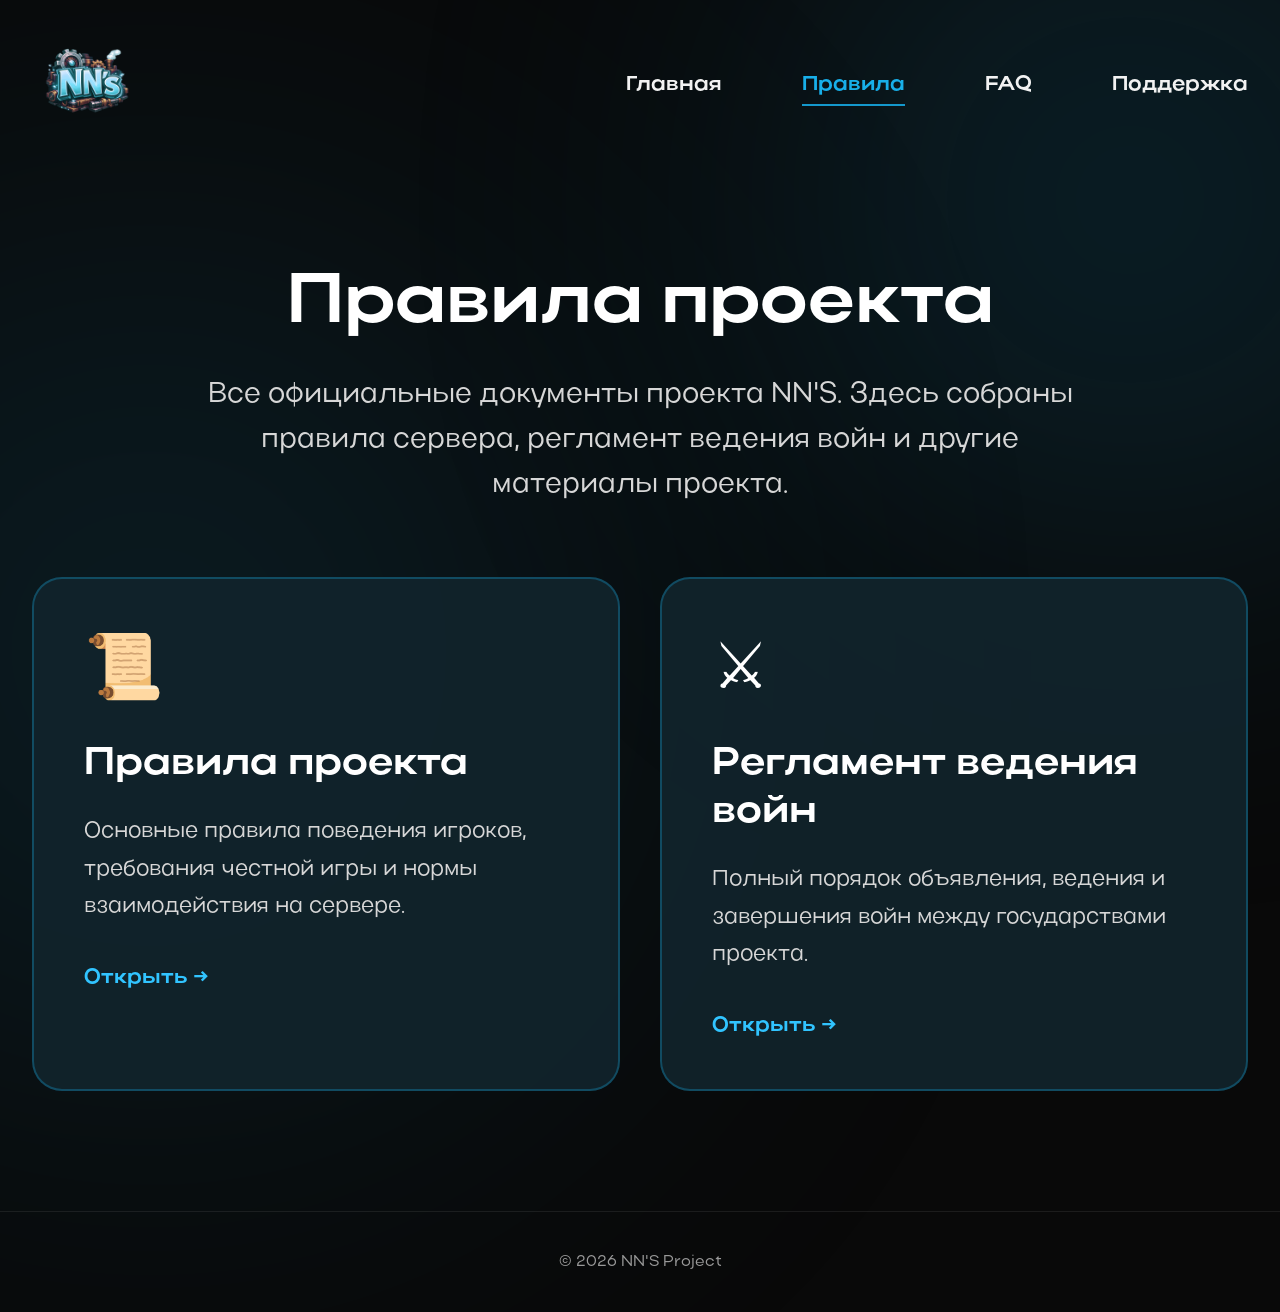
<file: docx/index.html>
<!DOCTYPE html>
<html lang="ru">

<head>

    <meta charset="UTF-8">
    <meta name="viewport" content="width=device-width, initial-scale=1.0">

    <title>Правила | NN'S</title>
    <link rel="icon" href="../img/icon.png" type="image/x-icon">

    <meta name="description"
        content="Официальная документация проекта NN'S">

    <link rel="stylesheet" href="../css/docs.css">

</head>

<body>

    <!-- ================= HEADER ================= -->

    <header class="header">

        <div class="container">

            <a href="../index.html" class="logo">
                <img src="../img/logo.png" alt="NN'S">
            </a>

            <nav class="navigation">

                <a href="../index.html">Главная</a>

                <a href="index.html" class="active">Правила</a>

                <a href="../index.html#faq">FAQ</a>

                <a href="../index.html#support">Поддержка</a>

            </nav>

        </div>

    </header>

    <!-- ================= HERO ================= -->

    <section class="docs-hero">

        <div class="container">

            <h1>Правила проекта</h1>

            <p>

                Все официальные документы проекта NN'S.
                Здесь собраны правила сервера, регламент ведения войн
                и другие материалы проекта.

            </p>

        </div>

    </section>

    <!-- ================= DOCUMENTS ================= -->

    <section class="documents">

        <div class="container">

            <div class="documents-grid">

                <!-- Правила -->

                <a href="rules.html" class="doc-card">

                    <div class="doc-icon">

                        📜

                    </div>

                    <h2>

                        Правила проекта

                    </h2>

                    <p>

                        Основные правила поведения игроков,
                        требования честной игры и нормы
                        взаимодействия на сервере.

                    </p>

                    <span>

                        Открыть →

                    </span>

                </a>

                <!-- Регламент -->

                <a href="war-regulations.html" class="doc-card">

                    <div class="doc-icon">

                        ⚔

                    </div>

                    <h2>

                        Регламент ведения войн

                    </h2>

                    <p>

                        Полный порядок объявления,
                        ведения и завершения войн
                        между государствами проекта.

                    </p>

                    <span>

                        Открыть →

                    </span>

                </a>

            </div>

        </div>

    </section>

    <!-- ================= FOOTER ================= -->

    <footer>

        <div class="container">

            <p>

                © 2026 NN'S Project

            </p>

        </div>

    </footer>

</body>

</html>
</file>
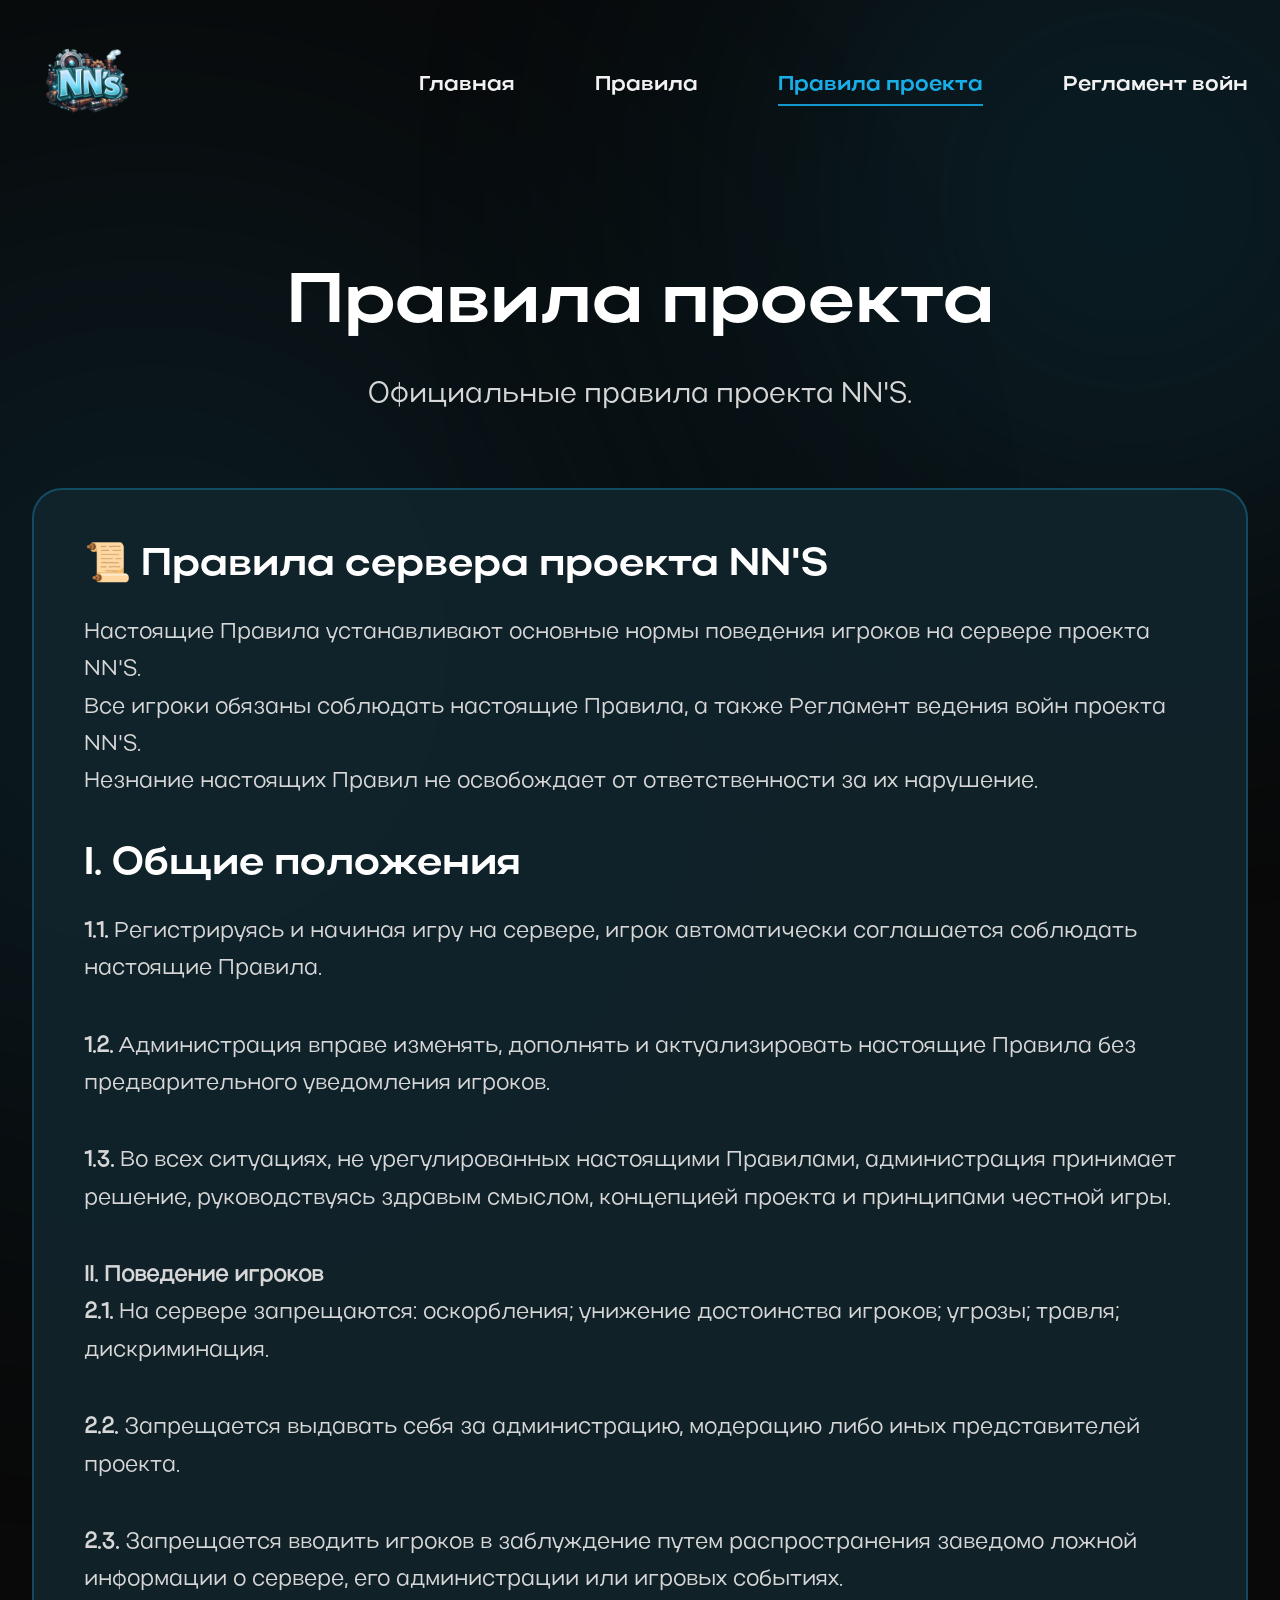
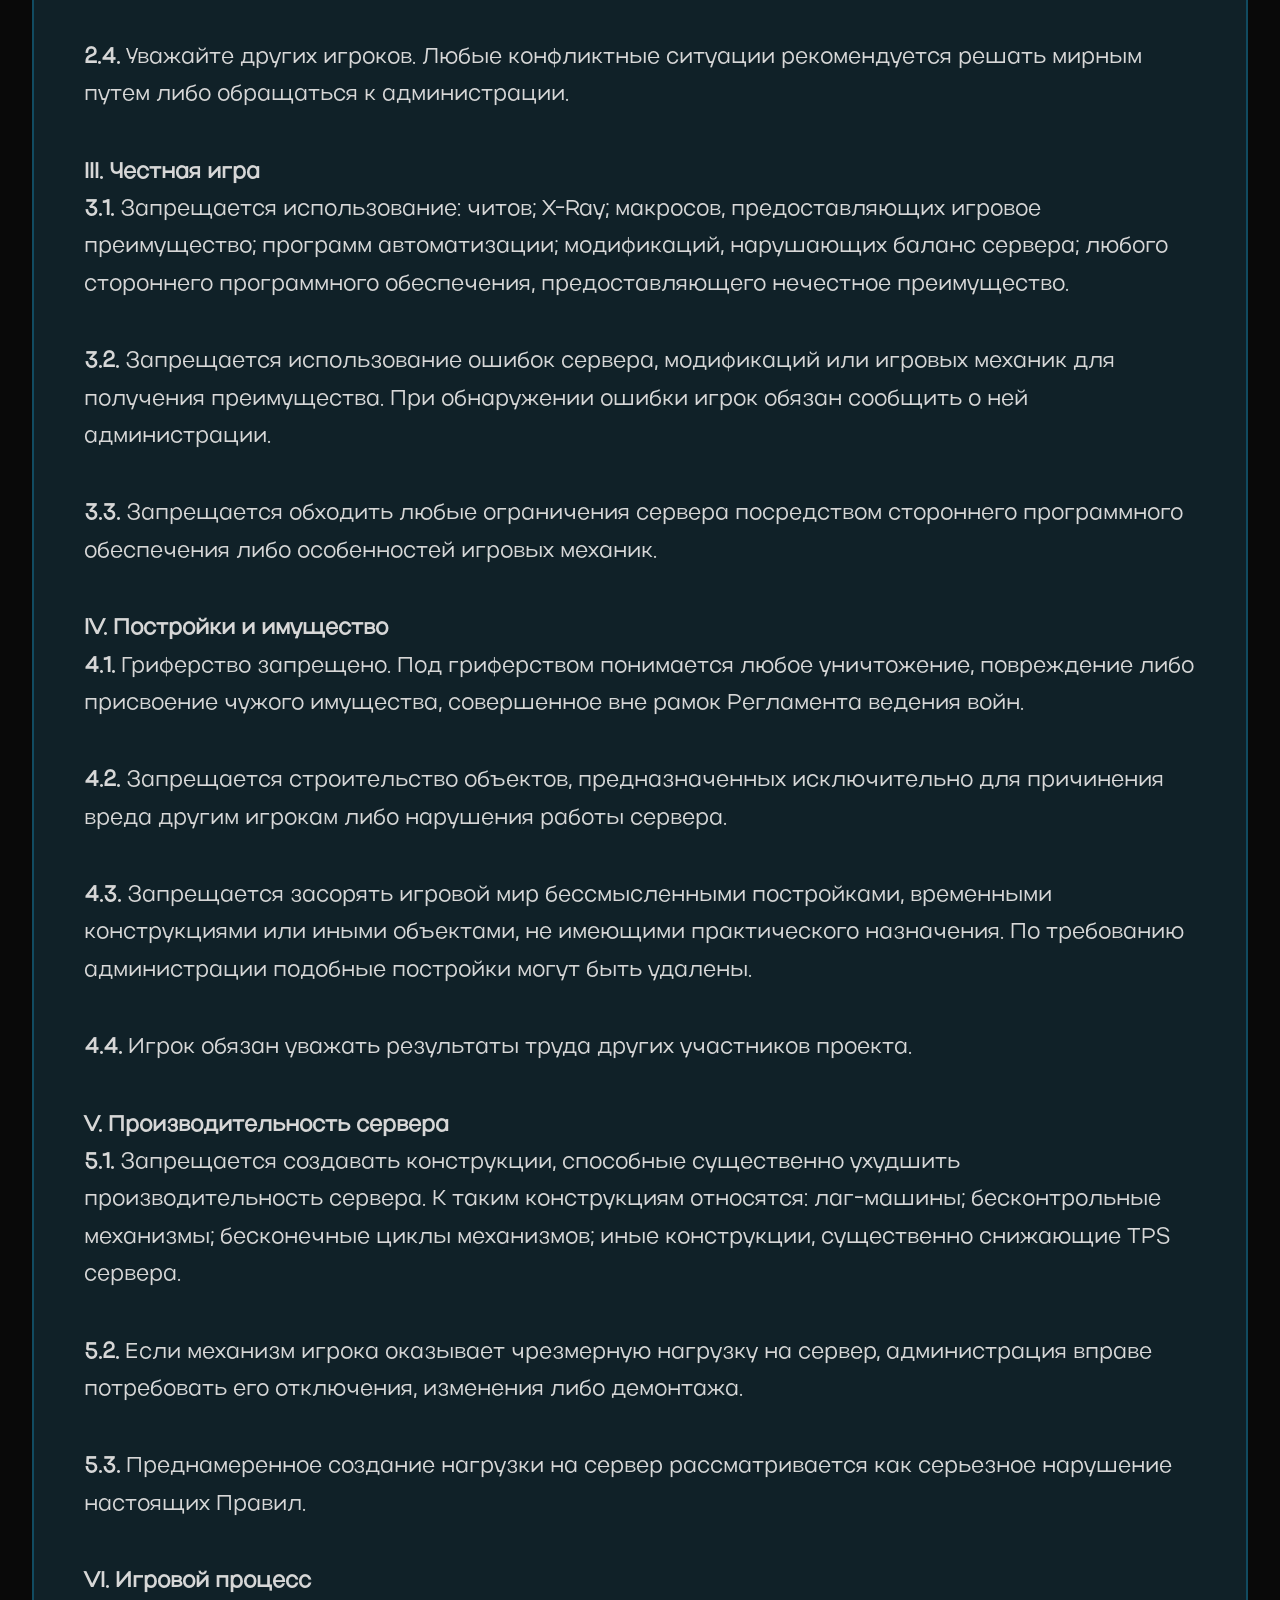
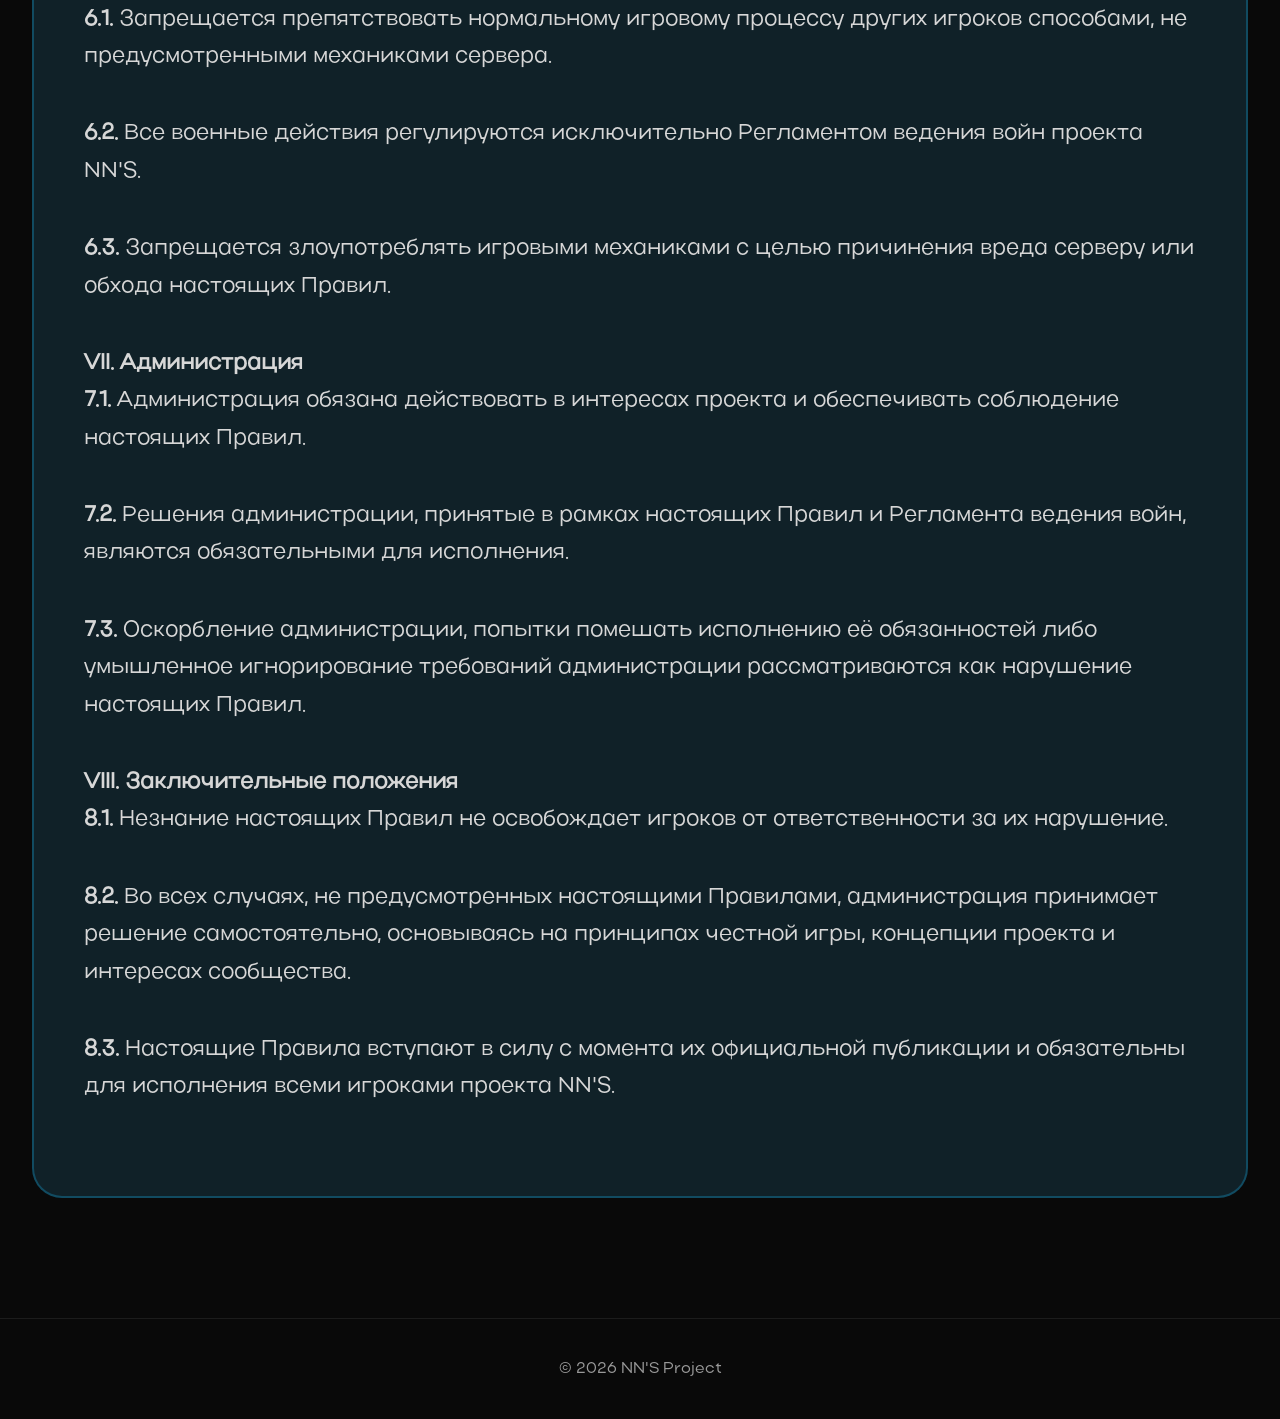
<file: docx/rules.html>
<!DOCTYPE html>
<html lang="ru">

<head>
    <meta charset="UTF-8">
    <meta name="viewport" content="width=device-width,initial-scale=1">
    <title>Правила проекта | NN'S</title>
    <link rel="icon" href="../img/icon.png" type="image/x-icon">
    <link rel="stylesheet" href="../css/docs.css">
</head>

<body>
    <header class="header">
        <div class="container">
            <a href="../index.html" class="logo"><img src="../img/logo.png" alt="NN'S"></a>
            <nav class="navigation">
                <a href="../index.html">Главная</a>
                <a href="index.html">Правила</a>
                <a href="rules.html" class="active">Правила проекта</a>
                <a href="war-regulations.html">Регламент войн</a>
            </nav>
        </div>
    </header>
    <section class="docs-hero">
        <div class="container">
            <h1>Правила проекта</h1>
            <p>Официальные правила проекта NN'S.</p>
        </div>
    </section>
    <section class="documents">
        <div class="container">
            <div class="doc-card">
                <h2>📜 Правила сервера проекта NN'S</h2>
                <p>Настоящие Правила устанавливают основные нормы поведения игроков на сервере проекта NN'S.<br>
                    Все игроки обязаны соблюдать настоящие Правила, а также Регламент ведения войн проекта NN'S.<br>
                    Незнание настоящих Правил не освобождает от ответственности за их нарушение.</p>
                <h2>I. Общие положения</h2>
                <p><b>1.1.</b> Регистрируясь и начиная игру на сервере, игрок автоматически соглашается соблюдать
                    настоящие Правила.</p>
                <p><b>1.2.</b> Администрация вправе изменять, дополнять и актуализировать настоящие Правила без
                    предварительного уведомления игроков.</p>
                <p><b>1.3.</b> Во всех ситуациях, не урегулированных настоящими Правилами, администрация принимает
                    решение, руководствуясь здравым смыслом, концепцией проекта и принципами честной игры.</p>
                <p><b>II. Поведение игроков</b><br><b>2.1.</b> На сервере запрещаются: оскорбления; унижение достоинства
                    игроков; угрозы; травля; дискриминация.</p>
                <p><b>2.2.</b> Запрещается выдавать себя за администрацию, модерацию либо иных представителей проекта.
                </p>
                <p><b>2.3.</b> Запрещается вводить игроков в заблуждение путем распространения заведомо ложной
                    информации о сервере, его администрации или игровых событиях.</p>
                <p><b>2.4.</b> Уважайте других игроков. Любые конфликтные ситуации рекомендуется решать мирным путем
                    либо обращаться к администрации.</p>
                <p><b>III. Честная игра</b><br><b>3.1.</b> Запрещается использование: читов; X-Ray; макросов,
                    предоставляющих игровое преимущество; программ автоматизации; модификаций, нарушающих баланс
                    сервера; любого стороннего программного обеспечения, предоставляющего нечестное преимущество.</p>
                <p><b>3.2.</b> Запрещается использование ошибок сервера, модификаций или игровых механик для получения
                    преимущества. При обнаружении ошибки игрок обязан сообщить о ней администрации.</p>
                <p><b>3.3.</b> Запрещается обходить любые ограничения сервера посредством стороннего программного
                    обеспечения либо особенностей игровых механик.</p>
                <p><b>IV. Постройки и имущество</b><br><b>4.1.</b> Гриферство запрещено. Под гриферством понимается
                    любое уничтожение, повреждение либо присвоение чужого имущества, совершенное вне рамок Регламента
                    ведения войн.</p>
                <p><b>4.2.</b> Запрещается строительство объектов, предназначенных исключительно для причинения вреда
                    другим игрокам либо нарушения работы сервера.</p>
                <p><b>4.3.</b> Запрещается засорять игровой мир бессмысленными постройками, временными конструкциями или
                    иными объектами, не имеющими практического назначения. По требованию администрации подобные
                    постройки могут быть удалены.</p>
                <p><b>4.4.</b> Игрок обязан уважать результаты труда других участников проекта.</p>
                <p><b>V. Производительность сервера</b><br><b>5.1.</b> Запрещается создавать конструкции, способные
                    существенно ухудшить производительность сервера. К таким конструкциям относятся: лаг-машины;
                    бесконтрольные механизмы; бесконечные циклы механизмов; иные конструкции, существенно снижающие TPS
                    сервера.</p>
                <p><b>5.2.</b> Если механизм игрока оказывает чрезмерную нагрузку на сервер, администрация вправе
                    потребовать его отключения, изменения либо демонтажа.</p>
                <p><b>5.3.</b> Преднамеренное создание нагрузки на сервер рассматривается как серьезное нарушение
                    настоящих Правил.</p>
                <p><b>VI. Игровой процесс</b><br><b>6.1.</b> Запрещается препятствовать нормальному игровому процессу
                    других игроков способами, не предусмотренными механиками сервера.</p>
                <p><b>6.2.</b> Все военные действия регулируются исключительно Регламентом ведения войн проекта NN'S.
                </p>
                <p><b>6.3.</b> Запрещается злоупотреблять игровыми механиками с целью причинения вреда серверу или
                    обхода настоящих Правил.</p>
                <p><b>VII. Администрация</b><br><b>7.1.</b> Администрация обязана действовать в интересах проекта и
                    обеспечивать соблюдение настоящих Правил.</p>
                <p><b>7.2.</b> Решения администрации, принятые в рамках настоящих Правил и Регламента ведения войн,
                    являются обязательными для исполнения.</p>
                <p><b>7.3.</b> Оскорбление администрации, попытки помешать исполнению её обязанностей либо умышленное
                    игнорирование требований администрации рассматриваются как нарушение настоящих Правил.</p>
                <p><b>VIII. Заключительные положения</b><br><b>8.1.</b> Незнание настоящих Правил не освобождает игроков
                    от ответственности за их нарушение.</p>
                <p><b>8.2.</b> Во всех случаях, не предусмотренных настоящими Правилами, администрация принимает решение
                    самостоятельно, основываясь на принципах честной игры, концепции проекта и интересах сообщества.</p>
                <p><b>8.3.</b> Настоящие Правила вступают в силу с момента их официальной публикации и обязательны для
                    исполнения всеми игроками проекта NN'S.</p>
            </div>
        </div>
    </section>
    <footer>
        <div class="container">
            <p>© 2026 NN'S Project</p>
        </div>
    </footer>
</body>

</html>
</file>
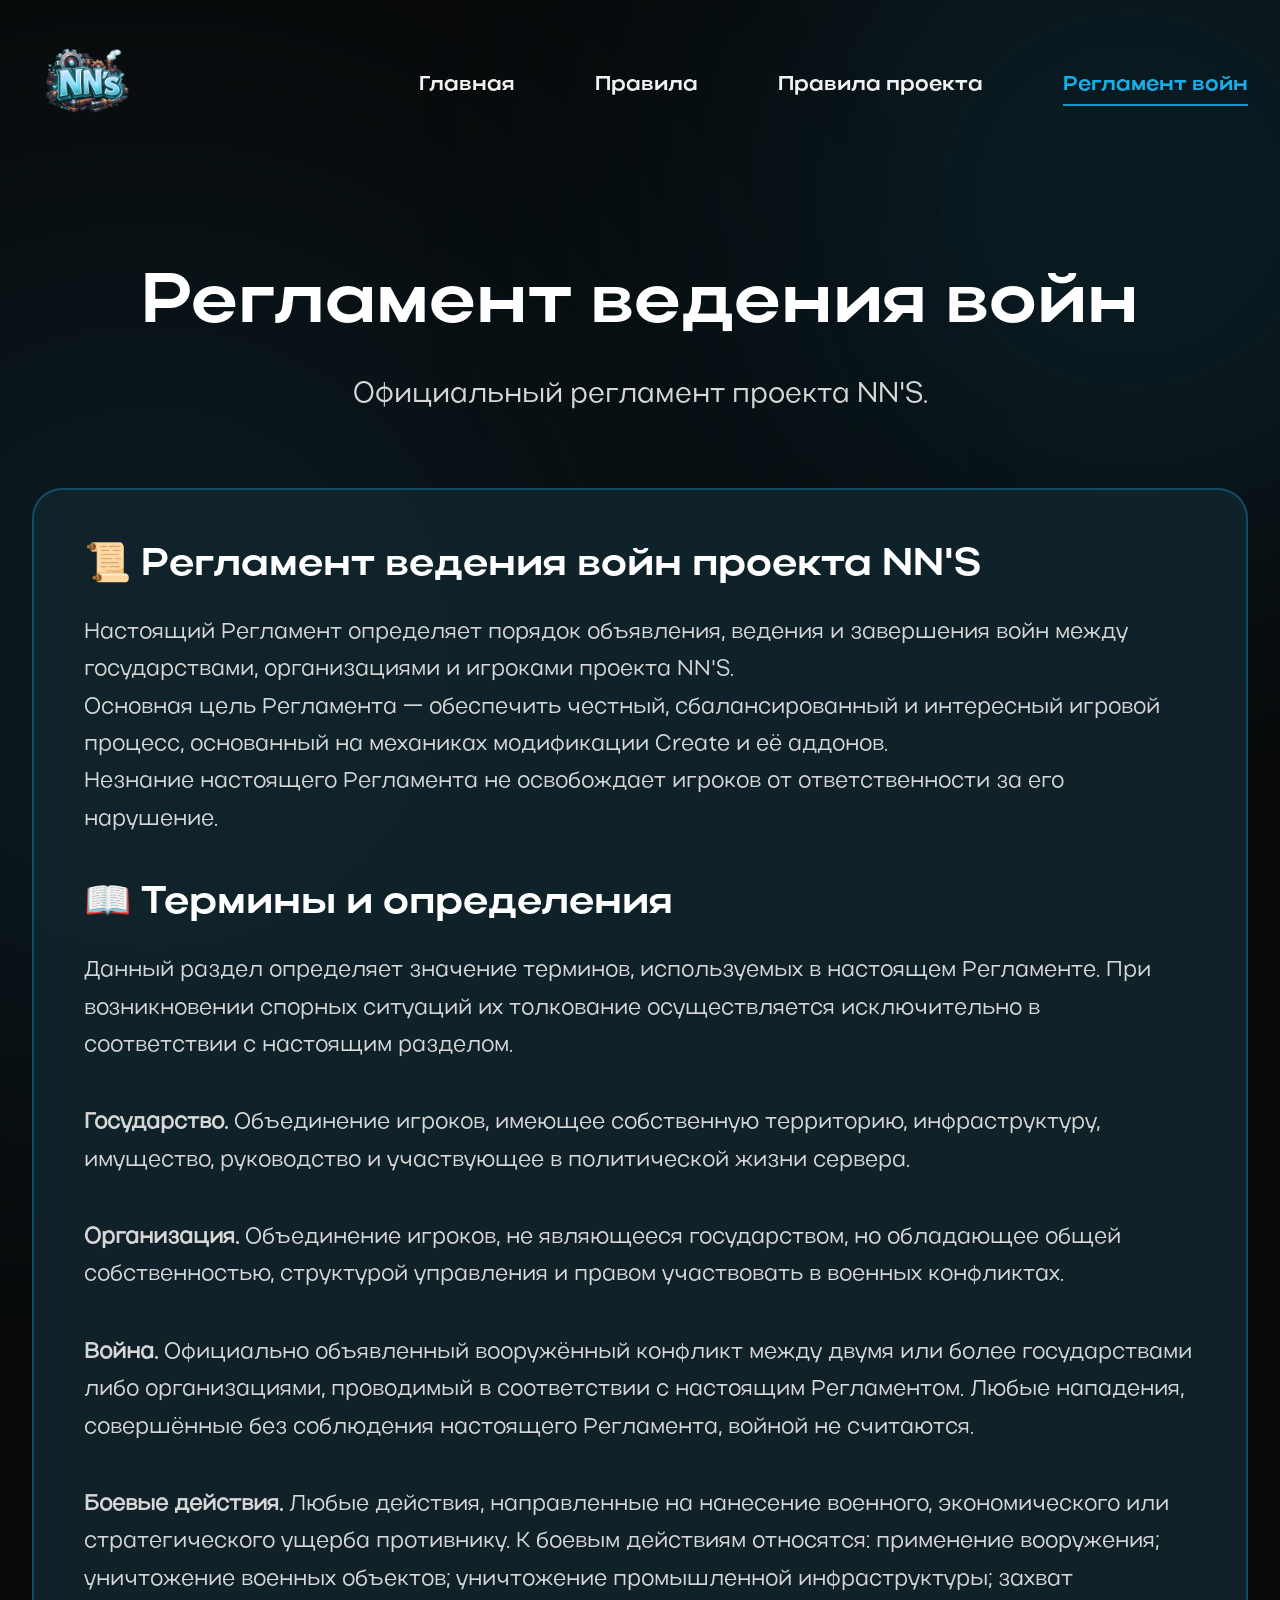
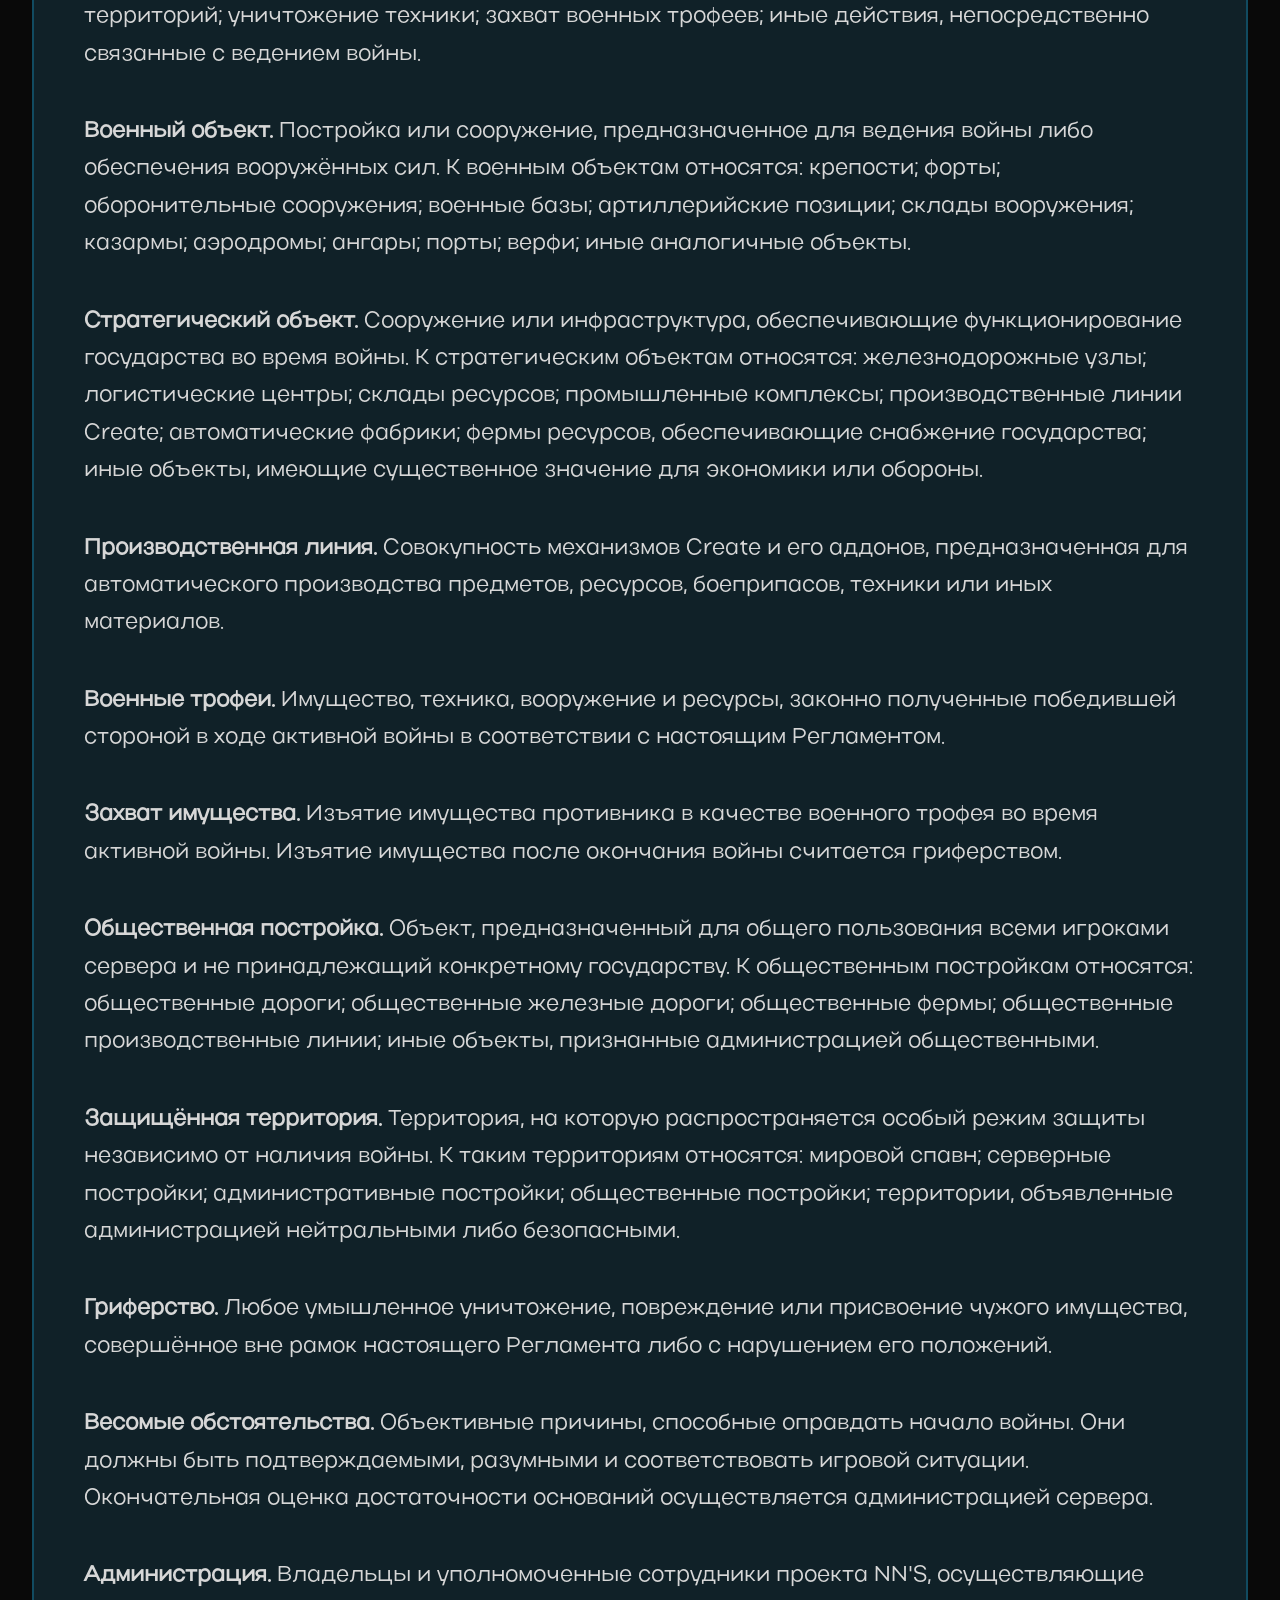
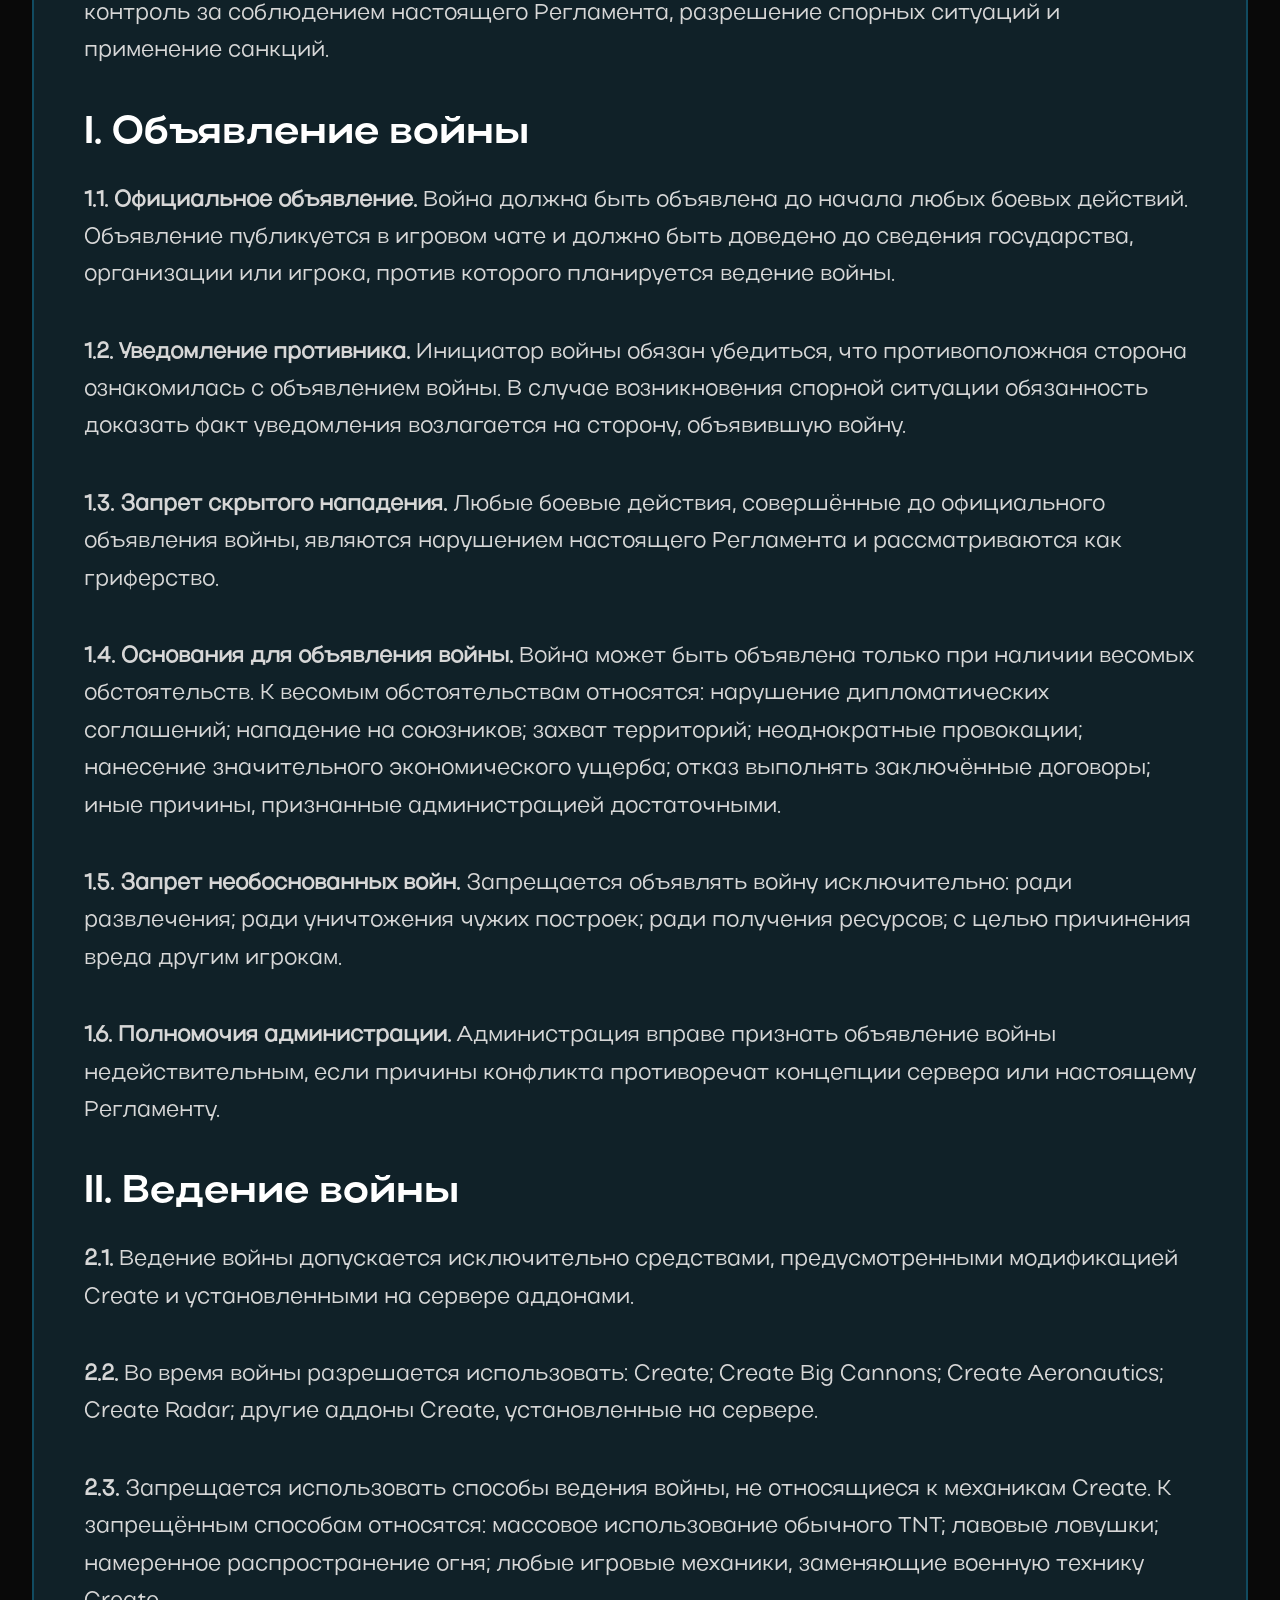
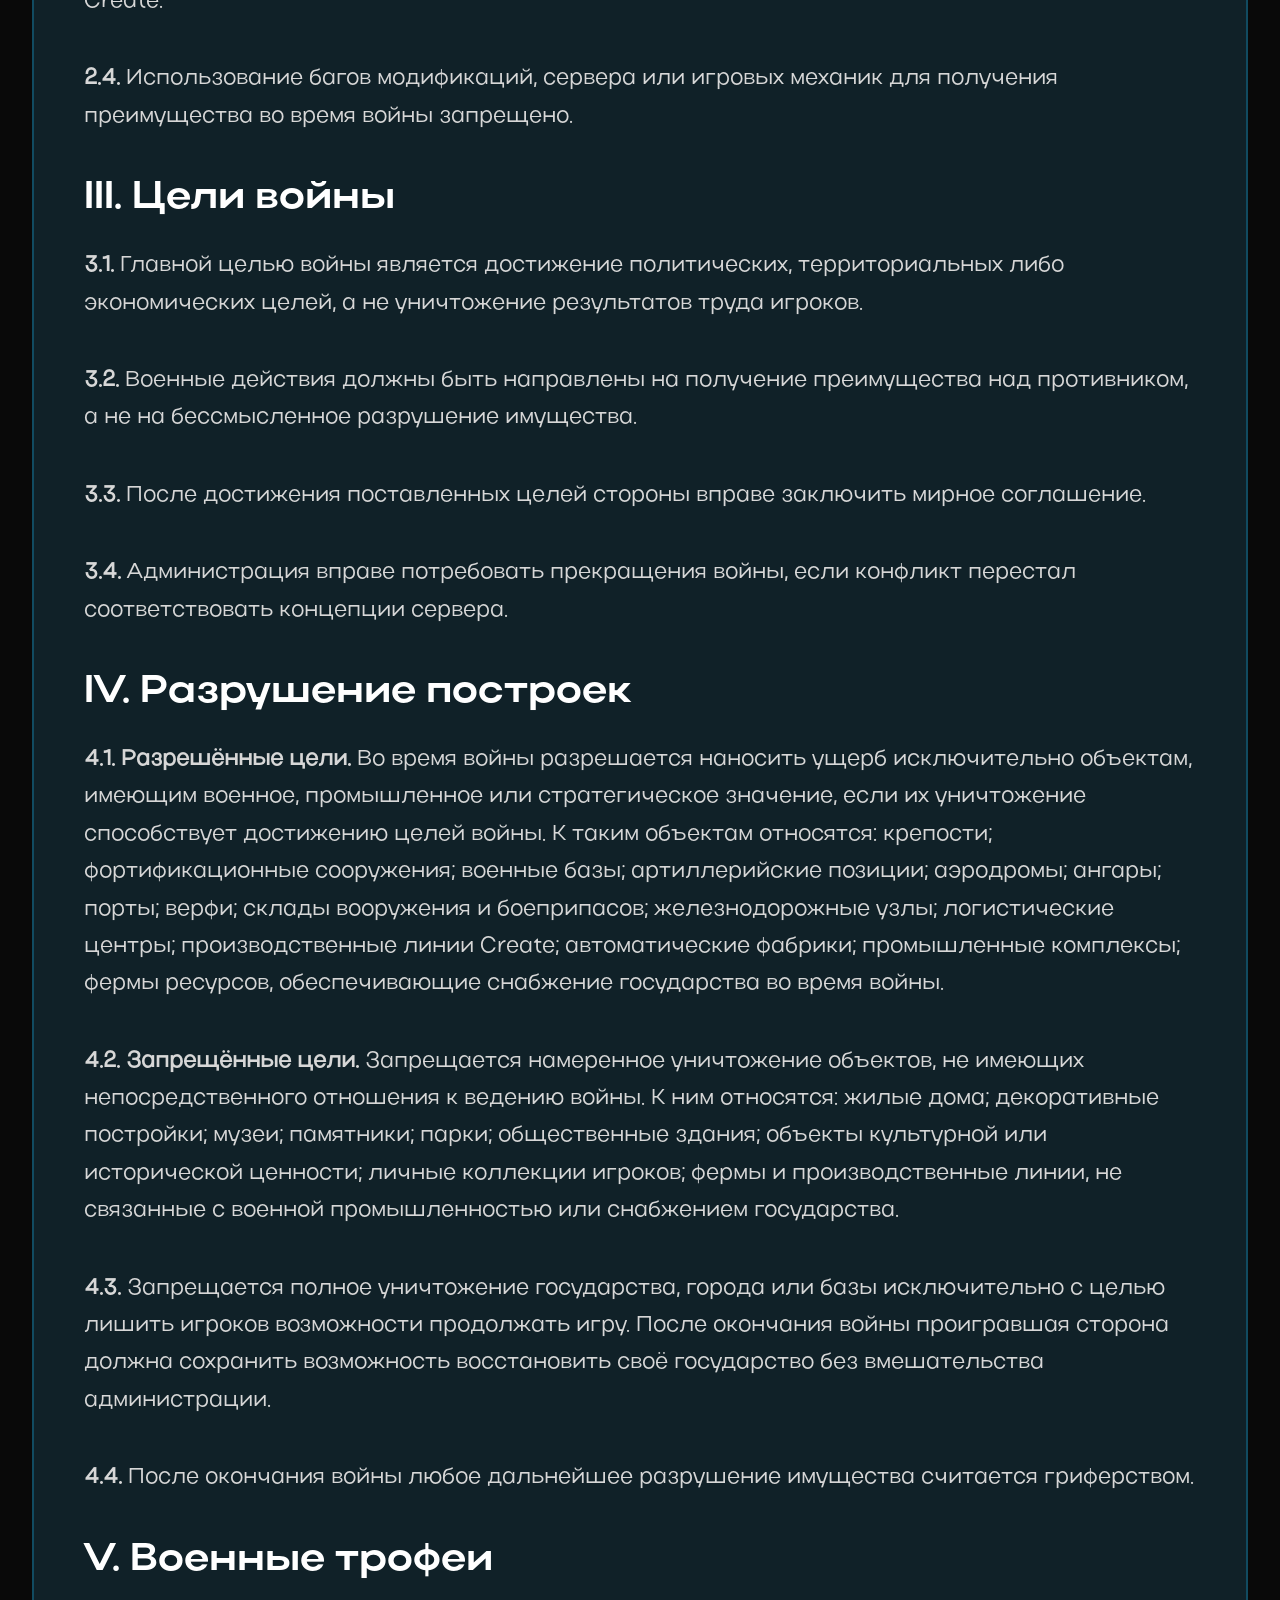
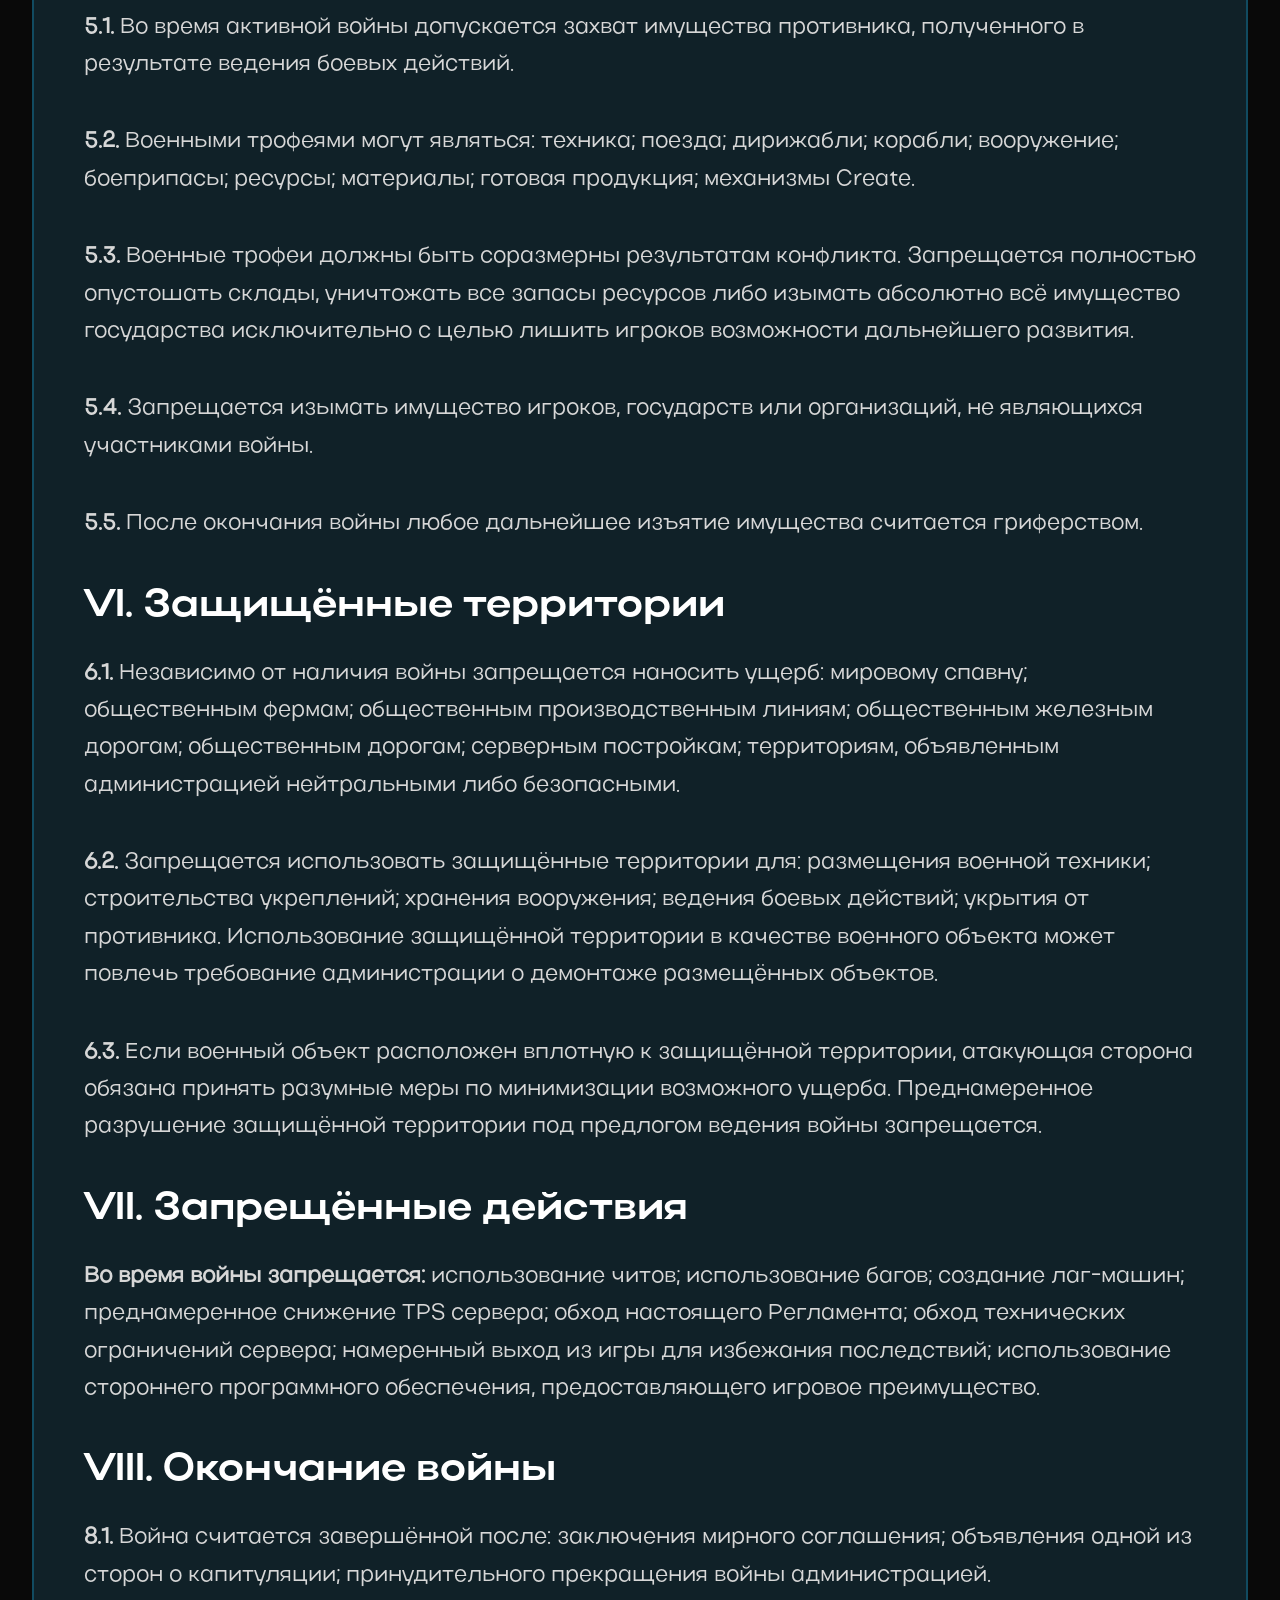
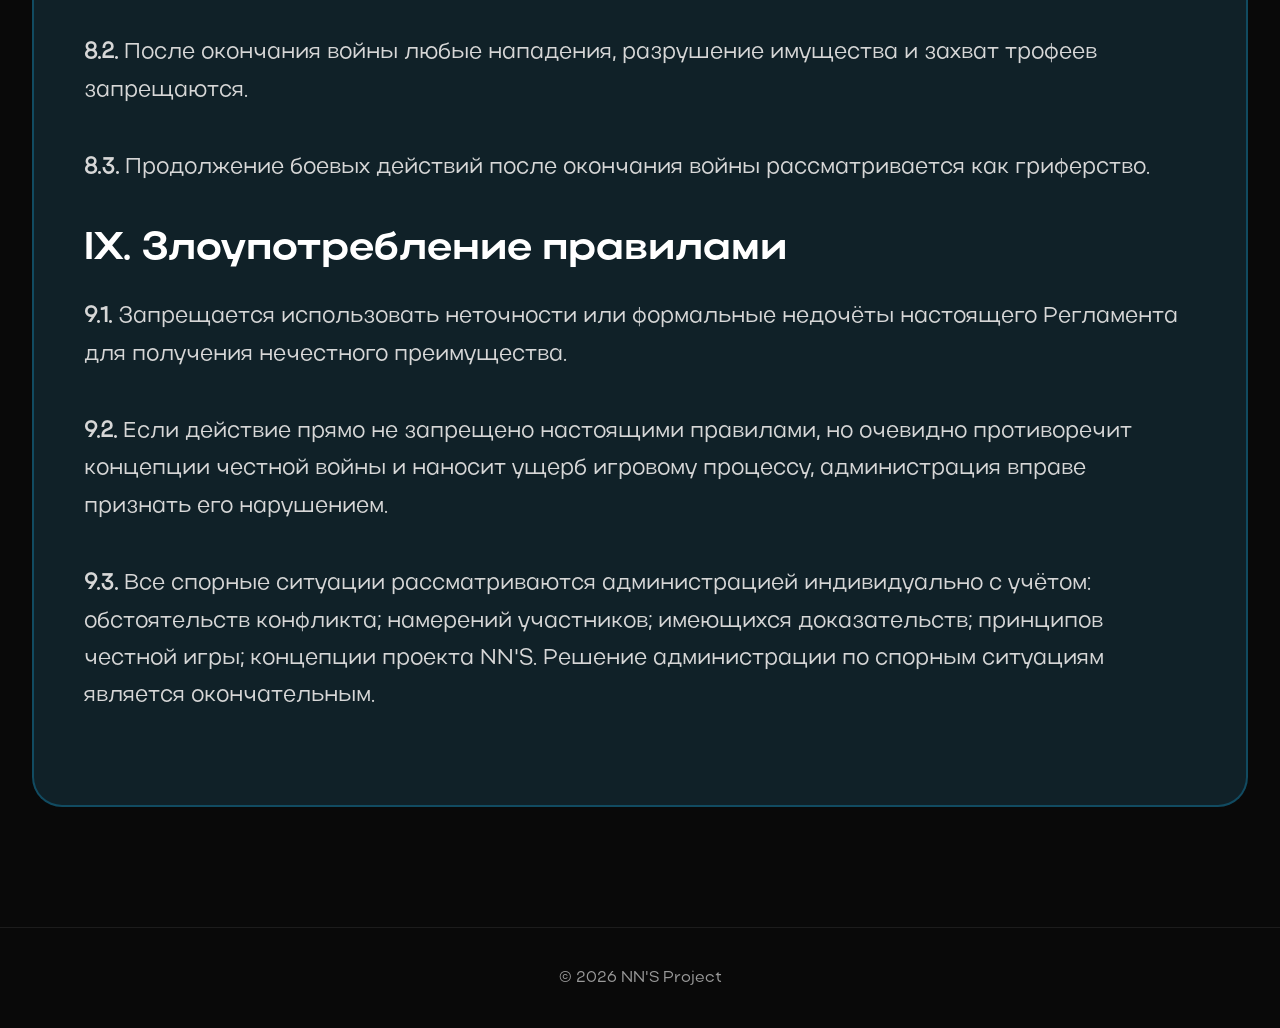
<file: docx/war-regulations.html>
<!DOCTYPE html>
<html lang="ru">

<head>
    <meta charset="UTF-8">
    <meta name="viewport" content="width=device-width, initial-scale=1.0">
    <title>Регламент ведения войн | NN'S</title>
    <link rel="icon" href="../img/icon.png" type="image/x-icon">
    <link rel="stylesheet" href="../css/docs.css">
</head>

<body>
    <header class="header">
        <div class="container">
            <a href="../index.html" class="logo"><img src="../img/logo.png" alt="NN'S"></a>
            <nav class="navigation">
                <a href="../index.html">Главная</a>
                <a href="index.html">Правила</a>
                <a href="rules.html">Правила проекта</a>
                <a href="war-regulations.html" class="active">Регламент войн</a>
            </nav>
        </div>
    </header>
    <section class="docs-hero">
        <div class="container">
            <h1>Регламент ведения войн</h1>
            <p>Официальный регламент проекта NN'S.</p>
        </div>
    </section>
    <section class="documents">
        <div class="container">
            <div class="doc-card">

                <h2>📜 Регламент ведения войн проекта NN'S</h2>

                <p>
                    Настоящий Регламент определяет порядок объявления, ведения и завершения войн между государствами,
                    организациями и игроками проекта NN'S.<br>
                    Основная цель Регламента — обеспечить честный, сбалансированный и интересный игровой процесс, основанный
                    на механиках модификации Create и её аддонов.<br>
                    Незнание настоящего Регламента не освобождает игроков от ответственности за его нарушение.
                </p>

                <h2>📖 Термины и определения</h2>

                <p>
                    Данный раздел определяет значение терминов, используемых в настоящем Регламенте. При возникновении
                    спорных ситуаций их толкование осуществляется исключительно в соответствии с настоящим разделом.
                </p>

                <p><b>Государство.</b> Объединение игроков, имеющее собственную территорию, инфраструктуру, имущество,
                    руководство и участвующее в политической жизни сервера.</p>

                <p><b>Организация.</b> Объединение игроков, не являющееся государством, но обладающее общей собственностью,
                    структурой управления и правом участвовать в военных конфликтах.</p>

                <p><b>Война.</b> Официально объявленный вооружённый конфликт между двумя или более государствами либо
                    организациями, проводимый в соответствии с настоящим Регламентом. Любые нападения, совершённые без
                    соблюдения настоящего Регламента, войной не считаются.</p>

                <p><b>Боевые действия.</b> Любые действия, направленные на нанесение военного, экономического или
                    стратегического ущерба противнику. К боевым действиям относятся: применение вооружения; уничтожение
                    военных объектов; уничтожение промышленной инфраструктуры; захват территорий; уничтожение техники;
                    захват военных трофеев; иные действия, непосредственно связанные с ведением войны.</p>

                <p><b>Военный объект.</b> Постройка или сооружение, предназначенное для ведения войны либо обеспечения
                    вооружённых сил. К военным объектам относятся: крепости; форты; оборонительные сооружения; военные базы;
                    артиллерийские позиции; склады вооружения; казармы; аэродромы; ангары; порты; верфи; иные аналогичные
                    объекты.</p>

                <p><b>Стратегический объект.</b> Сооружение или инфраструктура, обеспечивающие функционирование государства
                    во время войны. К стратегическим объектам относятся: железнодорожные узлы; логистические центры; склады
                    ресурсов; промышленные комплексы; производственные линии Create; автоматические фабрики; фермы ресурсов,
                    обеспечивающие снабжение государства; иные объекты, имеющие существенное значение для экономики или
                    обороны.</p>

                <p><b>Производственная линия.</b> Совокупность механизмов Create и его аддонов, предназначенная для
                    автоматического производства предметов, ресурсов, боеприпасов, техники или иных материалов.</p>

                <p><b>Военные трофеи.</b> Имущество, техника, вооружение и ресурсы, законно полученные победившей стороной в
                    ходе активной войны в соответствии с настоящим Регламентом.</p>

                <p><b>Захват имущества.</b> Изъятие имущества противника в качестве военного трофея во время активной войны.
                    Изъятие имущества после окончания войны считается гриферством.</p>

                <p><b>Общественная постройка.</b> Объект, предназначенный для общего пользования всеми игроками сервера и не
                    принадлежащий конкретному государству. К общественным постройкам относятся: общественные дороги;
                    общественные железные дороги; общественные фермы; общественные производственные линии; иные объекты,
                    признанные администрацией общественными.</p>

                <p><b>Защищённая территория.</b> Территория, на которую распространяется особый режим защиты независимо от
                    наличия войны. К таким территориям относятся: мировой спавн; серверные постройки; административные
                    постройки; общественные постройки; территории, объявленные администрацией нейтральными либо безопасными.
                </p>

                <p><b>Гриферство.</b> Любое умышленное уничтожение, повреждение или присвоение чужого имущества, совершённое
                    вне рамок настоящего Регламента либо с нарушением его положений.</p>

                <p><b>Весомые обстоятельства.</b> Объективные причины, способные оправдать начало войны. Они должны быть
                    подтверждаемыми, разумными и соответствовать игровой ситуации. Окончательная оценка достаточности
                    оснований осуществляется администрацией сервера.</p>

                <p><b>Администрация.</b> Владельцы и уполномоченные сотрудники проекта NN'S, осуществляющие контроль за
                    соблюдением настоящего Регламента, разрешение спорных ситуаций и применение санкций.</p>

                <h2>I. Объявление войны</h2>

                <p><b>1.1. Официальное объявление.</b> Война должна быть объявлена до начала любых боевых действий.
                    Объявление публикуется в игровом чате и должно быть доведено до сведения государства, организации или
                    игрока, против которого планируется ведение войны.</p>

                <p><b>1.2. Уведомление противника.</b> Инициатор войны обязан убедиться, что противоположная сторона
                    ознакомилась с объявлением войны. В случае возникновения спорной ситуации обязанность доказать факт
                    уведомления возлагается на сторону, объявившую войну.</p>

                <p><b>1.3. Запрет скрытого нападения.</b> Любые боевые действия, совершённые до официального объявления
                    войны, являются нарушением настоящего Регламента и рассматриваются как гриферство.</p>

                <p><b>1.4. Основания для объявления войны.</b> Война может быть объявлена только при наличии весомых
                    обстоятельств. К весомым обстоятельствам относятся: нарушение дипломатических соглашений; нападение на
                    союзников; захват территорий; неоднократные провокации; нанесение значительного экономического ущерба;
                    отказ выполнять заключённые договоры; иные причины, признанные администрацией достаточными.</p>

                <p><b>1.5. Запрет необоснованных войн.</b> Запрещается объявлять войну исключительно: ради развлечения; ради
                    уничтожения чужих построек; ради получения ресурсов; с целью причинения вреда другим игрокам.</p>

                <p><b>1.6. Полномочия администрации.</b> Администрация вправе признать объявление войны недействительным,
                    если причины конфликта противоречат концепции сервера или настоящему Регламенту.</p>

                <h2>II. Ведение войны</h2>

                <p><b>2.1.</b> Ведение войны допускается исключительно средствами, предусмотренными модификацией Create и
                    установленными на сервере аддонами.</p>

                <p><b>2.2.</b> Во время войны разрешается использовать: Create; Create Big Cannons; Create Aeronautics;
                    Create Radar; другие аддоны Create, установленные на сервере.</p>

                <p><b>2.3.</b> Запрещается использовать способы ведения войны, не относящиеся к механикам Create. К
                    запрещённым способам относятся: массовое использование обычного TNT; лавовые ловушки; намеренное
                    распространение огня; любые игровые механики, заменяющие военную технику Create.</p>

                <p><b>2.4.</b> Использование багов модификаций, сервера или игровых механик для получения преимущества во
                    время войны запрещено.</p>

                <h2>III. Цели войны</h2>

                <p><b>3.1.</b> Главной целью войны является достижение политических, территориальных либо экономических
                    целей, а не уничтожение результатов труда игроков.</p>

                <p><b>3.2.</b> Военные действия должны быть направлены на получение преимущества над противником, а не на
                    бессмысленное разрушение имущества.</p>

                <p><b>3.3.</b> После достижения поставленных целей стороны вправе заключить мирное соглашение.</p>

                <p><b>3.4.</b> Администрация вправе потребовать прекращения войны, если конфликт перестал соответствовать
                    концепции сервера.</p>

                <h2>IV. Разрушение построек</h2>

                <p><b>4.1. Разрешённые цели.</b> Во время войны разрешается наносить ущерб исключительно объектам, имеющим
                    военное, промышленное или стратегическое значение, если их уничтожение способствует достижению целей
                    войны. К таким объектам относятся: крепости; фортификационные сооружения; военные базы; артиллерийские
                    позиции; аэродромы; ангары; порты; верфи; склады вооружения и боеприпасов; железнодорожные узлы;
                    логистические центры; производственные линии Create; автоматические фабрики; промышленные комплексы;
                    фермы ресурсов, обеспечивающие снабжение государства во время войны.</p>

                <p><b>4.2. Запрещённые цели.</b> Запрещается намеренное уничтожение объектов, не имеющих непосредственного
                    отношения к ведению войны. К ним относятся: жилые дома; декоративные постройки; музеи; памятники; парки;
                    общественные здания; объекты культурной или исторической ценности; личные коллекции игроков; фермы и
                    производственные линии, не связанные с военной промышленностью или снабжением государства.</p>

                <p><b>4.3.</b> Запрещается полное уничтожение государства, города или базы исключительно с целью лишить
                    игроков возможности продолжать игру. После окончания войны проигравшая сторона должна сохранить
                    возможность восстановить своё государство без вмешательства администрации.</p>

                <p><b>4.4.</b> После окончания войны любое дальнейшее разрушение имущества считается гриферством.</p>

                <h2>V. Военные трофеи</h2>

                <p><b>5.1.</b> Во время активной войны допускается захват имущества противника, полученного в результате
                    ведения боевых действий.</p>

                <p><b>5.2.</b> Военными трофеями могут являться: техника; поезда; дирижабли; корабли; вооружение;
                    боеприпасы; ресурсы; материалы; готовая продукция; механизмы Create.</p>

                <p><b>5.3.</b> Военные трофеи должны быть соразмерны результатам конфликта. Запрещается полностью опустошать
                    склады, уничтожать все запасы ресурсов либо изымать абсолютно всё имущество государства исключительно с
                    целью лишить игроков возможности дальнейшего развития.</p>

                <p><b>5.4.</b> Запрещается изымать имущество игроков, государств или организаций, не являющихся участниками
                    войны.</p>

                <p><b>5.5.</b> После окончания войны любое дальнейшее изъятие имущества считается гриферством.</p>

                <h2>VI. Защищённые территории</h2>

                <p><b>6.1.</b> Независимо от наличия войны запрещается наносить ущерб: мировому спавну; общественным фермам;
                    общественным производственным линиям; общественным железным дорогам; общественным дорогам; серверным
                    постройкам; территориям, объявленным администрацией нейтральными либо безопасными.</p>

                <p><b>6.2.</b> Запрещается использовать защищённые территории для: размещения военной техники; строительства
                    укреплений; хранения вооружения; ведения боевых действий; укрытия от противника. Использование
                    защищённой территории в качестве военного объекта может повлечь требование администрации о демонтаже
                    размещённых объектов.</p>

                <p><b>6.3.</b> Если военный объект расположен вплотную к защищённой территории, атакующая сторона обязана
                    принять разумные меры по минимизации возможного ущерба. Преднамеренное разрушение защищённой территории
                    под предлогом ведения войны запрещается.</p>

                <h2>VII. Запрещённые действия</h2>

                <p><b>Во время войны запрещается:</b> использование читов; использование багов; создание лаг-машин;
                    преднамеренное снижение TPS сервера; обход настоящего Регламента; обход технических ограничений сервера;
                    намеренный выход из игры для избежания последствий; использование стороннего программного обеспечения,
                    предоставляющего игровое преимущество.</p>

                <h2>VIII. Окончание войны</h2>

                <p><b>8.1.</b> Война считается завершённой после: заключения мирного соглашения; объявления одной из сторон
                    о капитуляции; принудительного прекращения войны администрацией.</p>

                <p><b>8.2.</b> После окончания войны любые нападения, разрушение имущества и захват трофеев запрещаются.</p>

                <p><b>8.3.</b> Продолжение боевых действий после окончания войны рассматривается как гриферство.</p>

                <h2>IX. Злоупотребление правилами</h2>

                <p><b>9.1.</b> Запрещается использовать неточности или формальные недочёты настоящего Регламента для
                    получения нечестного преимущества.</p>

                <p><b>9.2.</b> Если действие прямо не запрещено настоящими правилами, но очевидно противоречит концепции
                    честной войны и наносит ущерб игровому процессу, администрация вправе признать его нарушением.</p>

                <p><b>9.3.</b> Все спорные ситуации рассматриваются администрацией индивидуально с учётом: обстоятельств
                    конфликта; намерений участников; имеющихся доказательств; принципов честной игры; концепции проекта
                    NN'S. Решение администрации по спорным ситуациям является окончательным.</p>

            </div>
        </div>   <!-- 👈 ЗАКРЫТИЕ КОНТЕЙНЕРА -->
    </section>
    <footer>
        <div class="container">
            <p>© 2026 NN'S Project</p>
        </div>
    </footer>
</body>

</html>
</file>
<file: css/docs.css>
/* ==========================================================
   FONTS
========================================================== */

@font-face {
    font-family: 'Actay';
    src: url('../fonts/Actay-Regular.otf') format('opentype');
    font-weight: 400;
}

@font-face {
    font-family: 'Actay Wide';
    src: url('../fonts/ActayWide-Bold.otf') format('opentype');
    font-weight: 700;
}

/* ==========================================================
   RESET & BASE
========================================================== */

*,
*::before,
*::after {
    margin: 0;
    padding: 0;
    box-sizing: border-box;
}

html {
    scroll-behavior: smooth;
}

body {
    font-family: 'Actay', sans-serif;
    background: #090909;
    color: #ffffff;
    overflow-x: hidden;
    min-height: 100vh;
    position: relative;
}

a {
    text-decoration: none;
    color: inherit;
}

img {
    display: block;
    max-width: 100%;
}

h1,
h2,
h3,
.navigation,
.logo {
    font-family: 'Actay Wide', sans-serif;
}

/* ==========================================================
   VARIABLES
========================================================== */

:root {
    --blue: #1498CC;
    --blue-hover: #18AFE9;
    --panel: #12242C;
    --text: #D7D7D7;
    --radius: 24px;
}

/* ==========================================================
   BACKGROUND GLOW
========================================================== */

body::before {
    content: "";
    position: fixed;
    right: -200px;
    top: -150px;
    width: 700px;
    height: 700px;
    background: var(--blue);
    opacity: .18;
    filter: blur(180px);
    border-radius: 50%;
    z-index: -2;
}

body::after {
    content: "";
    position: fixed;
    left: -300px;
    bottom: -200px;
    width: 900px;
    height: 900px;
    background: var(--blue);
    opacity: .14;
    filter: blur(220px);
    border-radius: 50%;
    z-index: -2;
}

/* ==========================================================
   CONTAINER
========================================================== */

.container {
    width: 100%;
    max-width: 1400px;
    margin: 0 auto;
    padding: 0 32px;
}

/* ==========================================================
   HEADER
========================================================== */

.header {
    padding: 30px 0;
    position: relative;
    z-index: 50;
}

.header .container {
    display: flex;
    justify-content: space-between;
    align-items: center;
}

.logo img {
    width: 110px;
    transition: .3s;
}

.logo:hover img {
    transform: scale(1.05);
}

.navigation {
    display: flex;
    align-items: center;
    gap: 80px;
}

.navigation a {
    position: relative;
    font-size: 20px;
    color: #F2F2F2;
    transition: .3s;
}

.navigation a::after {
    content: "";
    position: absolute;
    left: 0;
    bottom: -8px;
    width: 0;
    height: 2px;
    background: var(--blue);
    transition: .3s;
}

.navigation a:hover {
    color: #fff;
}

.navigation a:hover::after,
.navigation .active::after {
    width: 100%;
}

.navigation .active {
    color: var(--blue-hover);
}

/* ==========================================================
   HERO
========================================================== */

.docs-hero {
    padding: 90px 0 70px;
    text-align: center;
}

.docs-hero h1 {
    font-size: 70px;
    margin-bottom: 24px;
}

.docs-hero p {
    font-size: 28px;
    color: var(--text);
    max-width: 900px;
    margin: 0 auto;
    line-height: 1.6;
}

/* ==========================================================
   DOCUMENTS
========================================================== */

.documents {
    padding-bottom: 120px;
}

.documents-grid {
    display: grid;
    grid-template-columns: repeat(2, 1fr);
    gap: 40px;
}

/* ==========================================================
   CARD
========================================================== */

.doc-card {
    position: relative;
    background: rgba(18, 36, 44, .92);
    border-radius: 30px;
    padding: 50px;
    border: 2px solid rgba(20, 152, 204, .35);
    overflow: hidden;
    transition: .35s;
}

.doc-card::before {
    content: "";
    position: absolute;
    inset: 0;
    background: linear-gradient(180deg, rgba(255, 255, 255, .05), transparent 45%);
    opacity: 0;
    transition: .35s;
}

.doc-card:hover {
    transform: translateY(-10px);
    border-color: #1ABFFF;
    box-shadow: 0 0 35px rgba(20, 152, 204, .25), 0 0 80px rgba(20, 152, 204, .12);
}

.doc-card:hover::before {
    opacity: 1;
}

.doc-icon {
    font-size: 64px;
    margin-bottom: 30px;
}

.doc-card h2 {
    font-size: 38px;
    margin-bottom: 24px;
}

.doc-card p {
    color: var(--text);
    font-size: 22px;
    line-height: 1.7;
    margin-bottom: 40px;
}

.doc-card span {
    color: #31C4FF;
    font-size: 20px;
    font-family: 'Actay Wide', sans-serif;
    transition: .3s;
}

.doc-card:hover span {
    letter-spacing: 1px;
}

/* ==========================================================
   FOOTER
========================================================== */

footer {
    padding: 40px 0;
    border-top: 1px solid rgba(255, 255, 255, .08);
}

footer p {
    color: #999;
    text-align: center;
}

/* ==========================================================
   SCROLLBAR
========================================================== */

::-webkit-scrollbar {
    width: 10px;
}

::-webkit-scrollbar-thumb {
    background: var(--blue);
    border-radius: 50px;
}

::-webkit-scrollbar-track {
    background: #090909;
}

/* ==========================================================
   ADAPTIVE
========================================================== */

@media (max-width: 1100px) {
    .documents-grid {
        grid-template-columns: 1fr;
    }
}

@media (max-width: 900px) {
    .navigation {
        gap: 35px;
    }

    .docs-hero h1 {
        font-size: 52px;
    }

    .docs-hero p {
        font-size: 22px;
    }
}

@media (max-width: 768px) {
    .header .container {
        flex-direction: column;
        gap: 30px;
    }

    .navigation {
        flex-wrap: wrap;
        justify-content: center;
    }

    .container {
        padding: 0 22px;
    }

    .docs-hero {
        padding: 60px 0;
    }

    .docs-hero h1 {
        font-size: 42px;
    }

    .docs-hero p {
        font-size: 18px;
    }

    .doc-card {
        padding: 35px;
    }

    .doc-icon {
        font-size: 52px;
    }

    .doc-card h2 {
        font-size: 28px;
    }

    .doc-card p {
        font-size: 18px;
    }
}

@media (max-width: 500px) {
    .navigation {
        gap: 20px;
    }

    .navigation a {
        font-size: 16px;
    }

    .docs-hero h1 {
        font-size: 34px;
    }

    .doc-card {
        border-radius: 20px;
        padding: 28px;
    }

    .doc-icon {
        font-size: 42px;
    }

    .doc-card h2 {
        font-size: 24px;
    }

    .doc-card p {
        font-size: 16px;
        margin-bottom: 25px;
    }
}
</file>
